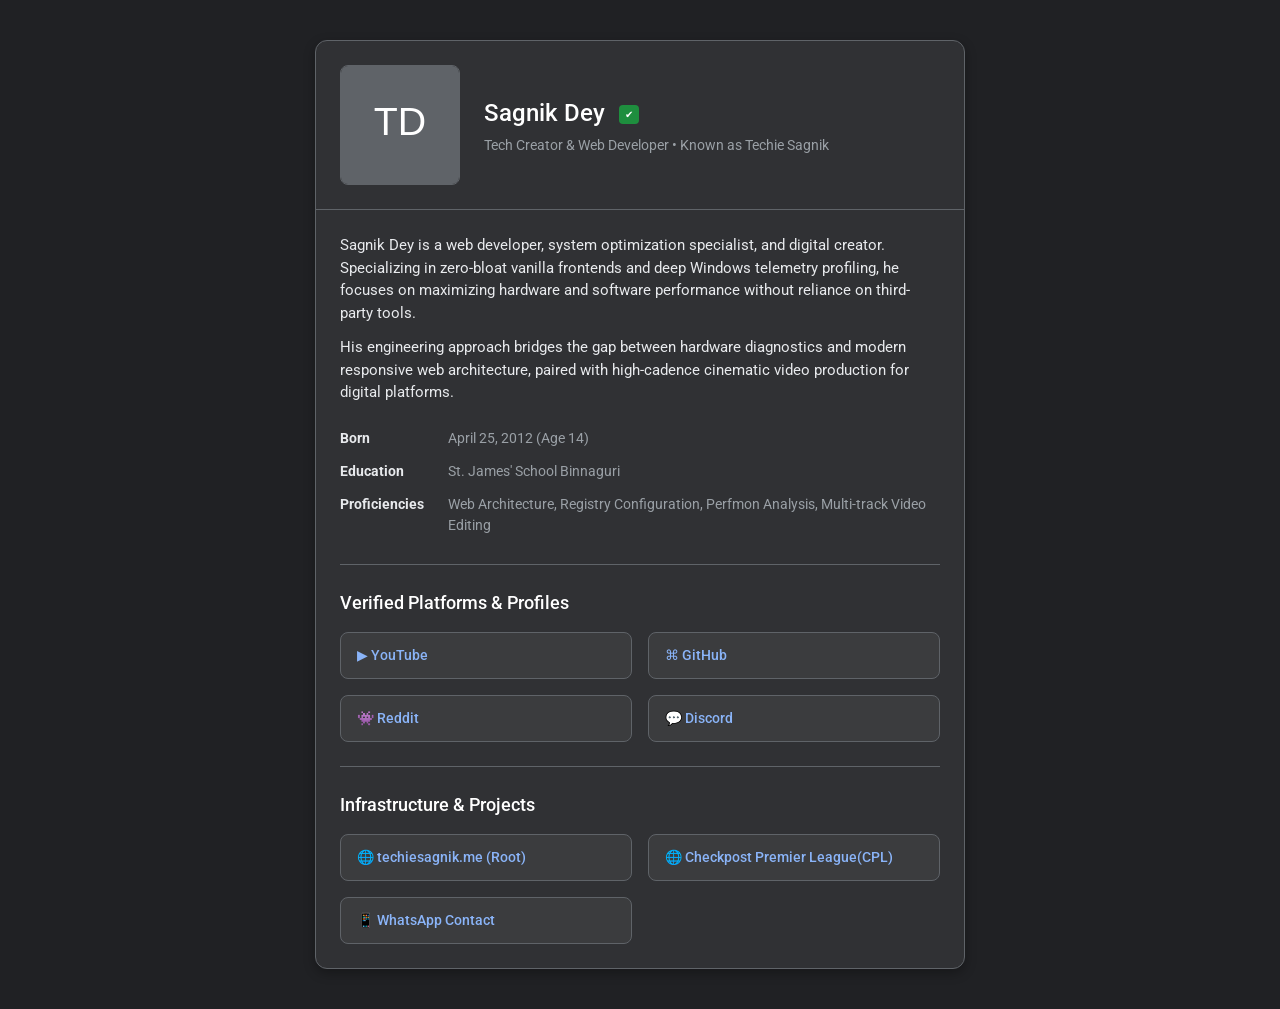
<file: about.html>
<!DOCTYPE html>
<html lang="en">
<head>
   <link rel="icon" type="image/jpeg" href="/favicon.jpg">
<link rel="apple-touch-icon" href="/favicon.jpg">

    <meta charset="UTF-8">
    <meta name="viewport" content="width=device-width, initial-scale=1.0">
    <title>Techie Sagnik | Developer & System Optimizer</title>  <link rel="icon" type="image/jpeg" href="/favicon.jpg">
<link rel="apple-touch-icon" href="/favicon.jpg">
    <meta name="description" content="Official profile of Techie Sagnik (Sagnik Dey) — Web developer, Windows optimization specialist, and digital creator.">
    
    <!-- Open Graph Meta Tags -->
    <meta property="og:title" content="Techie Sagnik (Sagnik Dey)">
    <meta property="og:description" content="Web developer, system optimizer, and digital creator specializing in zero-bloat architecture.">
    <meta property="og:image" content="https://techiesagnik.me/sagnik.jpeg">
    <meta property="og:url" content="https://techiesagnik.me">
    <meta property="og:type" content="profile">

    <!-- JSON-LD Schema Markup for Google Knowledge Panel Integration -->
    <script type="application/ld+json">
    {
      "@context": "https://schema.org",
      "@type": "Person",
      "name": "Sagnik Dey",
      "alternateName": ["Techie Sagnik", "Sagnik9993"],
      "description": "Content creator, web developer, and Windows optimization enthusiast.",
      "url": "https://techiesagnik.me",
      "image": "https://techiesagnik.me/sagnik.jpeg",
      "birthDate": "2012-04-25",
      "jobTitle": "Tech Creator & Web Developer",
      "alumniOf": {
        "@type": "EducationalOrganization",
        "name": "St. James' School Binnaguri"
      },
      "knowsAbout": [
        "Windows Optimization",
        "Web Development",
        "PC Diagnostics",
        "Video Editing"
      ],
      "sameAs": [
        "https://youtube.com/@techiesagnik",
        "https://github.com/Sagnik9993",
        "https://durganagarcheckpointers.github.io",
        "https://sonusirtution.github.io",
        "https://reddit.com/user/Personalityok4586",
        "https://discord.com/users/Sagnik9993"
      ]
    }
    </script>

    <link rel="preconnect" href="https://fonts.googleapis.com">
    <link rel="preconnect" href="https://fonts.gstatic.com" crossorigin>
    <link href="https://fonts.googleapis.com/css2?family=Roboto:wght@400;500;700&display=swap" rel="stylesheet">

    <style>
        :root {
            --bg-color: #202124;
            --card-bg: #303134;
            --text-primary: #e8eaed;
            --text-secondary: #9aa0a6;
            --accent-blue: #8ab4f8;
            --border-color: #5f6368;
        }

        * {
            box-sizing: border-box;
            margin: 0;
            padding: 0;
        }

        body {
            background-color: var(--bg-color);
            color: var(--text-primary);
            font-family: 'Roboto', -apple-system, BlinkMacSystemFont, sans-serif;
            display: flex;
            justify-content: center;
            padding: 40px 16px;
            min-height: 100vh;
            line-height: 1.5;
        }

        .knowledge-panel {
            background-color: var(--card-bg);
            border: 1px solid var(--border-color);
            border-radius: 12px;
            width: 100%;
            max-width: 650px;
            overflow: hidden;
            box-shadow: 0 4px 12px rgba(0, 0, 0, 0.3);
            animation: fadeIn 0.6s ease-out;
        }

        @keyframes fadeIn {
            from { opacity: 0; transform: translateY(15px); }
            to { opacity: 1; transform: translateY(0); }
        }

        .panel-header {
            display: flex;
            align-items: center;
            gap: 24px;
            padding: 24px;
            border-bottom: 1px solid var(--border-color);
        }

        .profile-img {
            width: 120px;
            height: 120px;
            border-radius: 8px;
            object-fit: cover;
            border: 1px solid var(--border-color);
        }

        .header-text h1 {
            font-size: 24px;
            font-weight: 500;
            margin-bottom: 4px;
            color: #ffffff;
        }

        .header-text p {
            font-size: 14px;
            color: var(--text-secondary);
        }

        .panel-content {
            padding: 24px;
        }

        .about-section {
            font-size: 15px;
            color: var(--text-primary);
            margin-bottom: 24px;
        }

        .about-section p {
            margin-bottom: 12px;
        }

        .details-grid {
            display: grid;
            grid-template-columns: auto 1fr;
            gap: 12px 24px;
            font-size: 14px;
            margin-bottom: 28px;
        }

        .detail-label {
            font-weight: 700;
            color: var(--text-primary);
        }

        .detail-value {
            color: var(--text-secondary);
        }

        .section-title {
            font-size: 18px;
            font-weight: 500;
            margin-bottom: 16px;
            color: #ffffff;
            border-top: 1px solid var(--border-color);
            padding-top: 24px;
        }

        .links-grid {
            display: grid;
            grid-template-columns: repeat(auto-fit, minmax(200px, 1fr));
            gap: 16px;
        }

        .social-link {
            display: flex;
            align-items: center;
            gap: 12px;
            padding: 12px 16px;
            background: rgba(255, 255, 255, 0.05);
            border: 1px solid var(--border-color);
            border-radius: 8px;
            color: var(--accent-blue);
            text-decoration: none;
            font-size: 14px;
            font-weight: 500;
            transition: background 0.2s ease;
        }

        .social-link:hover {
            background: rgba(255, 255, 255, 0.1);
        }

        .verification-badge {
            display: inline-block;
            background: #1e8e3e;
            color: white;
            font-size: 10px;
            padding: 2px 6px;
            border-radius: 4px;
            margin-left: 8px;
            vertical-align: middle;
        }

        @media (max-width: 500px) {
            .panel-header {
                flex-direction: column;
                text-align: center;
            }
            .details-grid {
                grid-template-columns: 1fr;
                gap: 4px;
            }
            .detail-label {
                margin-top: 8px;
            }
        }
    </style>
</head>
<body>

    <div class="knowledge-panel">
        <div class="panel-header">
            <img src="https://techiesagnik.me/sagnik.jpeg" alt="Sagnik Dey" class="profile-img" onerror="this.src='[data-uri]'">
            <div class="header-text">
                <h1>Sagnik Dey <span class="verification-badge">✔</span></h1>
                <p>Tech Creator & Web Developer • Known as Techie Sagnik</p>
            </div>
        </div>

        <div class="panel-content">
            <div class="about-section">
                <p>Sagnik Dey is a web developer, system optimization specialist, and digital creator. Specializing in zero-bloat vanilla frontends and deep Windows telemetry profiling, he focuses on maximizing hardware and software performance without reliance on third-party tools.</p>
                <p>His engineering approach bridges the gap between hardware diagnostics and modern responsive web architecture, paired with high-cadence cinematic video production for digital platforms.</p>
            </div>

            <div class="details-grid">
                <span class="detail-label">Born</span>
                <span class="detail-value">April 25, 2012 (Age 14)</span>
                
                <span class="detail-label">Education</span>
                <span class="detail-value">St. James' School Binnaguri</span>
                
                <span class="detail-label">Proficiencies</span>
                <span class="detail-value">Web Architecture, Registry Configuration, Perfmon Analysis, Multi-track Video Editing</span>
            </div>

            <h2 class="section-title">Verified Platforms & Profiles</h2>
            <div class="links-grid" style="margin-bottom: 24px;">
                <a href="https://youtube.com/@techiesagnik" target="_blank" rel="noopener" class="social-link">▶ YouTube</a>
                <a href="https://github.com/Sagnik9993" target="_blank" rel="noopener" class="social-link">⌘ GitHub</a>
                <a href="https://reddit.com/user/Personalityok4586" target="_blank" rel="noopener" class="social-link">👾 Reddit</a>
                <a href="https://discord.com/users/Sagnik9993" target="_blank" rel="noopener" class="social-link">💬 Discord</a>
            </div>

            <h2 class="section-title">Infrastructure & Projects</h2>
            <div class="links-grid">
                <a href="https://techiesagnik.me" class="social-link">🌐 techiesagnik.me (Root)</a>
                <a href="https://durganagarcheckpointers.github.io" target="_blank" rel="noopener" class="social-link">🌐 Checkpost Premier League(CPL)</a>
               
                <a href="https://wa.me/+917477311737" target="_blank" rel="noopener" class="social-link" onclick="alert('Cloudflare Turnstile Verification Required (0x4AAAAAAF6-hPjb0exiTTYx) to proceed to WhatsApp.')">📱 WhatsApp Contact</a>
            </div>
        </div>
    </div>

</body>
</html>
</file>
